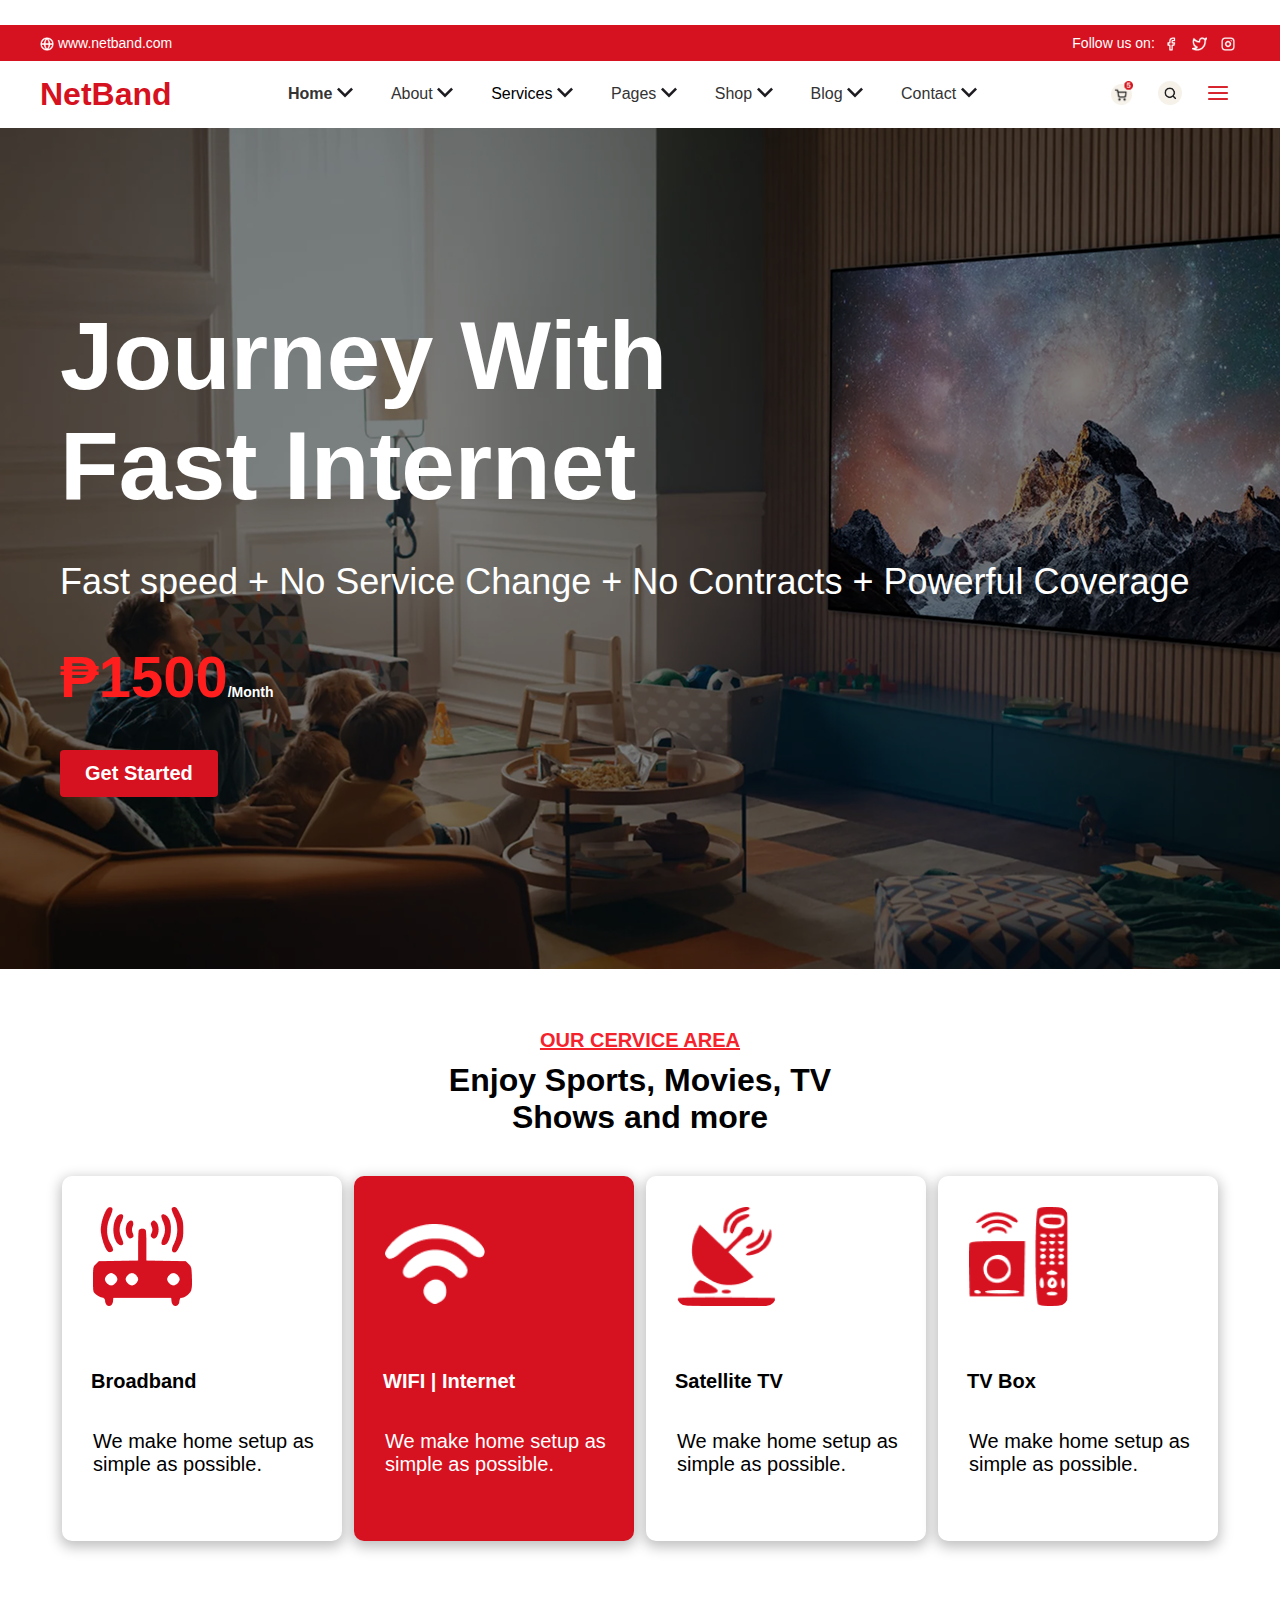
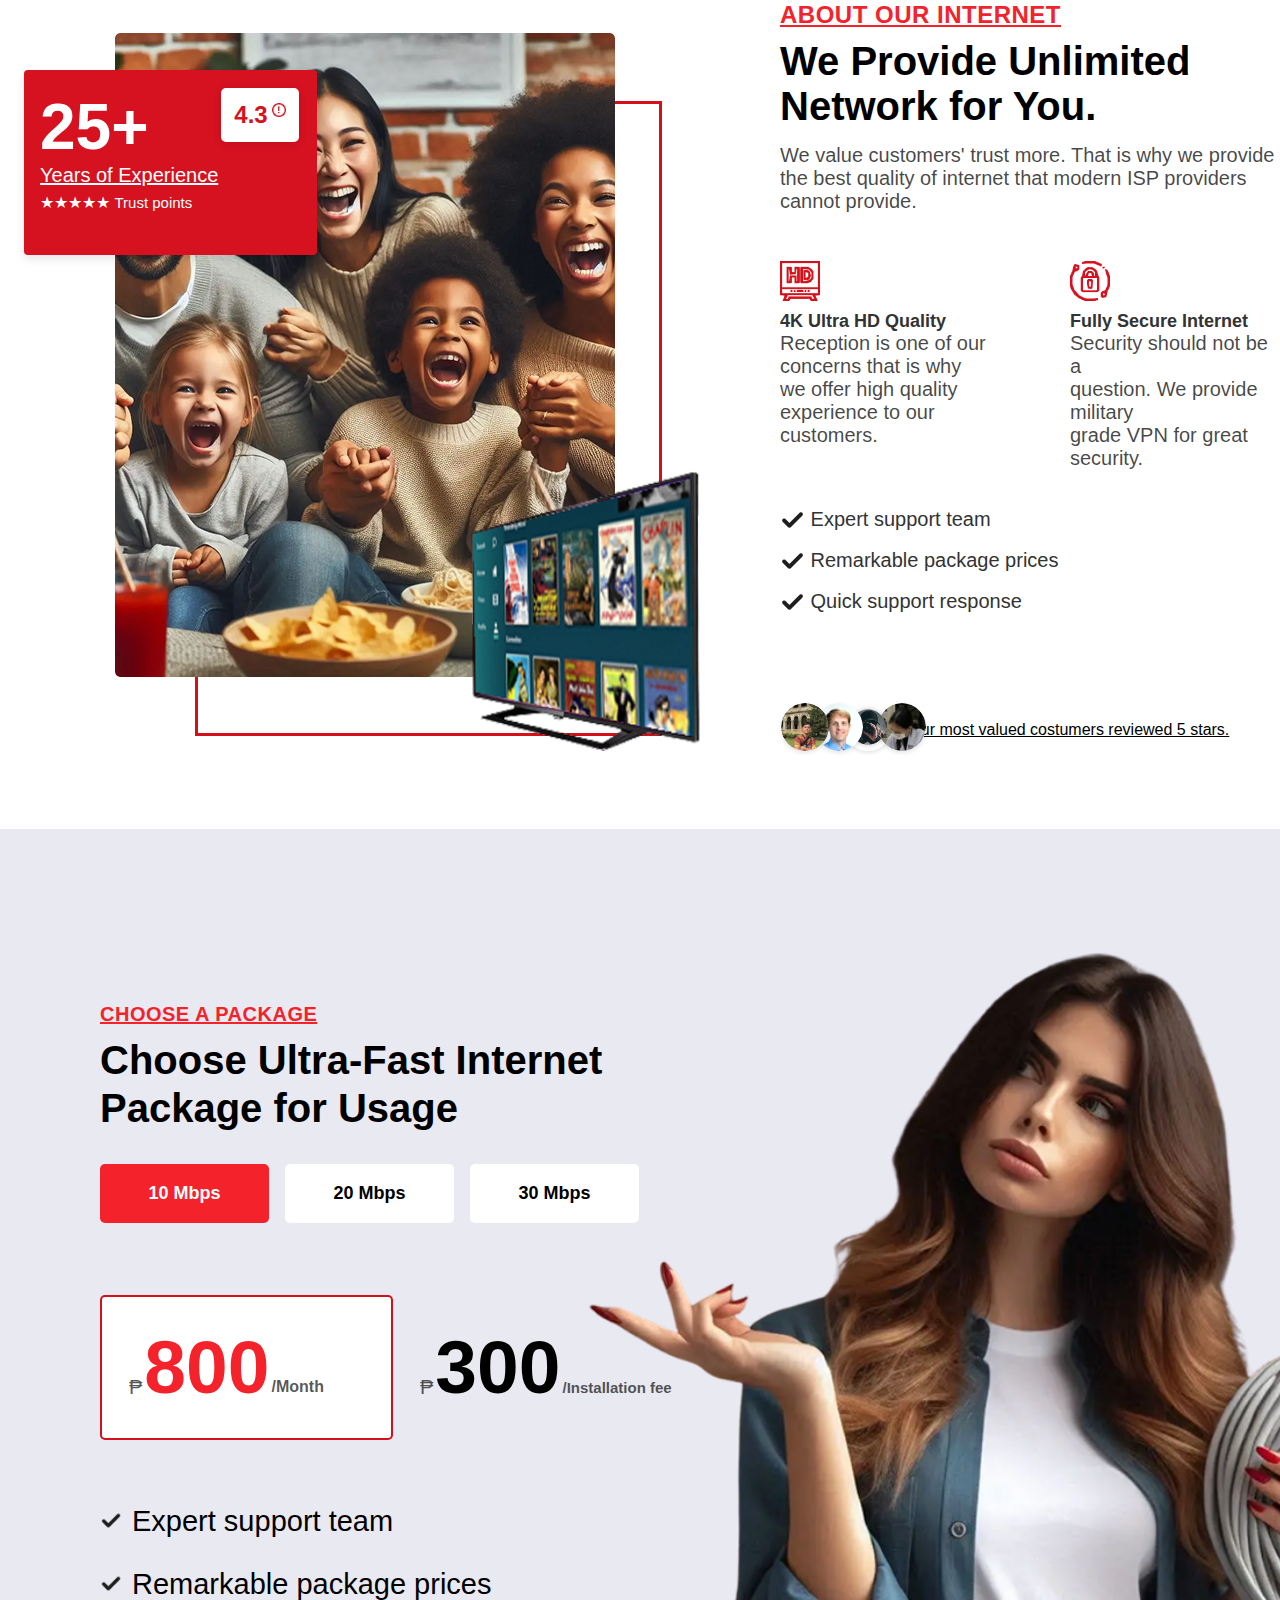
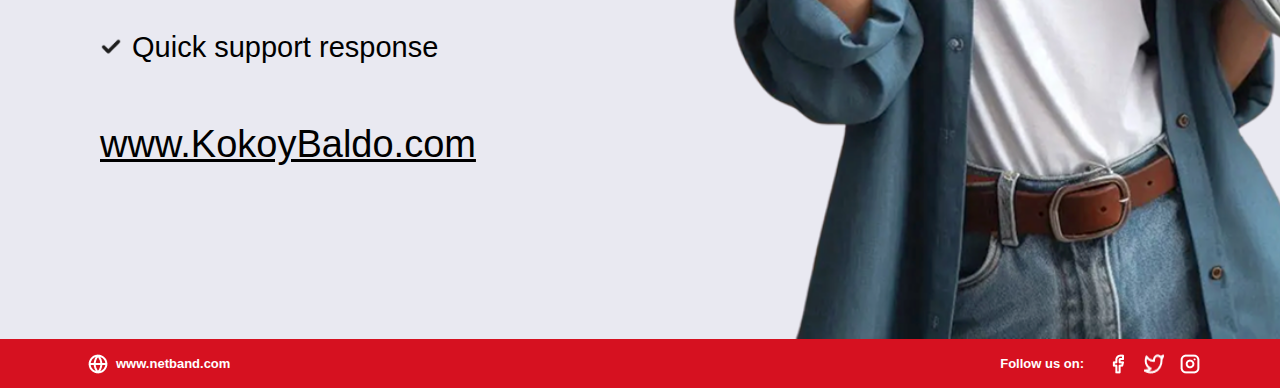
<file: index.html>
<!DOCTYPE html>
<html lang="en">
<head>
  <meta charset="UTF-8" />
  <meta name="viewport" content="width=device-width, initial-scale=1.0"/>
  <title>Home</title>
  <link rel="stylesheet" href="./css/style.css" />
</head>
<body>

  <!-- Header Top -->
  <div class="header-top">
    <span style="float: left;">
      <img src="./images/globe.png" alt="globe" style="height: 14px; vertical-align: middle;" />
      www.netband.com
    </span>
    Follow us on:
    <img src="./images/Facebook.png" alt="Facebook" style="height: 14px; vertical-align: middle; margin: 0 5px;" />
    <img src="./images/twitter.png" alt="Twitter" style="height: 14px; vertical-align: middle; margin: 0 5px;" />
    <img src="./images/Instagram.png" alt="Instagram" style="height: 14px; vertical-align: middle; margin: 0 5px;" />
  </div>

  <!-- Navbar -->
  <div class="navbar">
    <h1>NetBand</h1>
    <div class="nav-links">
      <ul>
        <li><strong>Home <img src="images/arrow.png" alt=""></strong> </li>
        <li>About <img src="images/arrow.png" alt=""></li>
        <li> <a href="kokoybaldo.html">Services <img src="images/arrow.png" alt=""></a></li>
        <li>Pages <img src="images/arrow.png" alt=""></li>
        <li>Shop <img src="images/arrow.png" alt=""></li>
        <li>Blog <img src="images/arrow.png" alt=""></li>
        <li>Contact <img src="images/arrow.png" alt=""></li>
      </ul>
    </div>
    <div class="icons">
      <img src="./images/cart.png" alt="cart" style="height: 24px; margin: 0 10px;" />
      <img src="./images/search.png" alt="search" style="height: 24px; margin: 0 10px;" />
      <img src="./images/Menu.png" alt="menu" style="height: 24px; margin: 0 10px;" />
    </div>
  </div>

  <!-- Hero Section -->
  <div class="hero">
    <div class="hero-before"></div>
    <div class="hero-content">
      <img src="./images/fam.png" alt="" style="display: none;" />
      <h2>Journey With<br>Fast Internet</h2>
      <p>Fast speed + No Service Change + No Contracts + Powerful Coverage</p>
      <p class="price">₱1500<span style="font-size: 14px; color: white;">/Month</span></p>
      <button>Get Started</button>
    </div>
  </div>

  <!-- Service Section -->
  <div class="service-area">
    <h4><u>OUR CERVICE AREA</u></h4>
    <h2>Enjoy Sports, Movies, TV <br> Shows and more</h2>
    <div class="cards">
      <div class="card">
        <img class="pic"src="./images/broadband.png"alt="">
        <h3>Broadband</h3>
        <p>We make home setup as <br> simple as possible.</p>
      </div>
      <div class="card active">
        <img class="pic" src="./images/wifi.png" alt="">
        <h3>WIFI | Internet</h3>
        <p>We make home setup as <br> simple as possible.</p>
      </div>
      <div class="card">
        <img class="pic" src="./images/satellite.png" alt="">
        <h3>Satellite TV</h3>
        <p>We make home setup as <br> simple as possible.</p>
      </div>
      <div class="card">
        <img class="pic" src="./images/tvbox.png" alt="">
        <h3>TV Box</h3>
        <p>We make home setup as <br> simple as possible.</p>
      </div>
    </div>
  </div>


<!-- 3rd paaaaaaaaaart -->
 <section class="about-our-internet">
      <div class="container">
        <!-- Left: Image, Badge, and TV inside one red border -->
        <div class="border">
          <div class="image-box">
            <img src="./images/kids.png" alt="Family enjoying TV" class="family-img">
            <div class="experience-badge">
              <h2>25+</h2>
              <p>Years of Experience</p>
              <div class="stars">★★★★★ <small>Trust points</small> </div>
              <!-- <small>Trust points</small> -->
              <div class="rating-bubble">4.3 <img src="images/i-con.png" alt="icon" class="i-con"></div>
            </div>
          </div>
          <img src="./images/tv.png" class="tv-bottom" />
        </div>
    
        <!-- Right: Content -->
        <div class="content">
          <h4 class="subtitle">ABOUT OUR INTERNET</h4>
          <h2>We Provide Unlimited Network for You.</h2>
          <p class="description">We value customers' trust more. That is why we provide the best quality of internet that modern ISP providers cannot provide.</p>
    
          <div class="features">
            <div class="feature">
              <img src="./images/hd.png" alt="HD Icon" class="icon">
              <div>
                <h3>4K Ultra HD Quality</h3>
                <p>Reception is one of our concerns that is why we offer high quality experience to our customers.</p>
              </div>
            </div>
            <div class="feature">
              <img src="images/lock.png" alt="Lock Icon" class="icon">
              <div>
                <h3>Fully Secure Internet</h3>
                <p>Security should not be a <br> question. We provide military <br> grade VPN for great security.</p>
              </div>
            </div>
          </div>
    
          <ul class="checklist">
            <li><img src="./images/Check.png" alt="Check" class="check-icon"> Expert support team</li>
            <li><img src="./images/Check.png" alt="Check" class="check-icon"> Remarkable package prices</li>
            <li><img src="./images/Check.png" alt="Check" class="check-icon"> Quick support response</li>
          </ul>
    
          <div class="reviews">
            <div class="avatar-group">
              <img src="images/avatar1.png" class="avatar4">
              <img src="images/avatar2.png" class="avatar3">
              <img src="images/avatar3.png" class="avatar2">
              <img src="images/avatar4.png" class="avatar1">
            </div>
          </div>
          <div class="review-text">
            <u>4 of our most valued costumers reviewed 5 stars.</u>
          </div>
        </div>
      </div>
    </section>    

<!-- 4th paaart -->
<section class="choose-package">
        <div class="choose-package-left">
          <h4 class="subtitle">CHOOSE A PACKAGE</h4>
          <h2 class="package-title">Choose Ultra-Fast Internet Package for Usage</h2>

          <div class="package-cards-row">
            <div class="package-card active">10 Mbps</div>
            <div class="package-card">20 Mbps</div>
            <div class="package-card">30 Mbps</div>
          </div>

          <div class="pricing-row">
            <div class="pricing-box">
              <span class="peso">₱</span><span class="big-price red">800</span><span class="per">/Month</span>
            </div>
            <div class="install-fee">
              <span class="peso">₱</span><span class="big-price">300</span><span class="per">/Installation fee</span>
            </div>
          </div>

          <ul class="package-features-list">
            <li><img src="./images/Check.png" class="checkmark" alt="check"> Expert support team</li>
            <li><img src="images/Check.png" class="checkmark" alt="check"> Remarkable package prices</li>
            <li><img src="images/Check.png" class="checkmark" alt="check"> Quick support response</li>
          </ul>

          <a href="kokoybaldo.html" class="package-footer-link">www.KokoyBaldo.com</a>
        </div>
        <div class="choose-package-right">
          <img src="images/girl.png" alt="Woman" class="woman-img">
        </div>
      </section>

<!-- Footer continuation from Figma -->
<div class="footer-bar">
  <div class="footer-left">
    <img src="images/globe.png" alt="" class="icon">
    www.netband.com
  </div>
  <div class="footer-right">
    <span>Follow us on:</span>
    <span class="social-icons">
      <img src="images/Facebook.png" alt="" class="icon">
      <img src="images/twitter.png" alt="" class="icon">
      <img src="images/Instagram.png" alt="" class="icon">
    </span>
    
  </div>
</div>

</body>
</html>
</file>
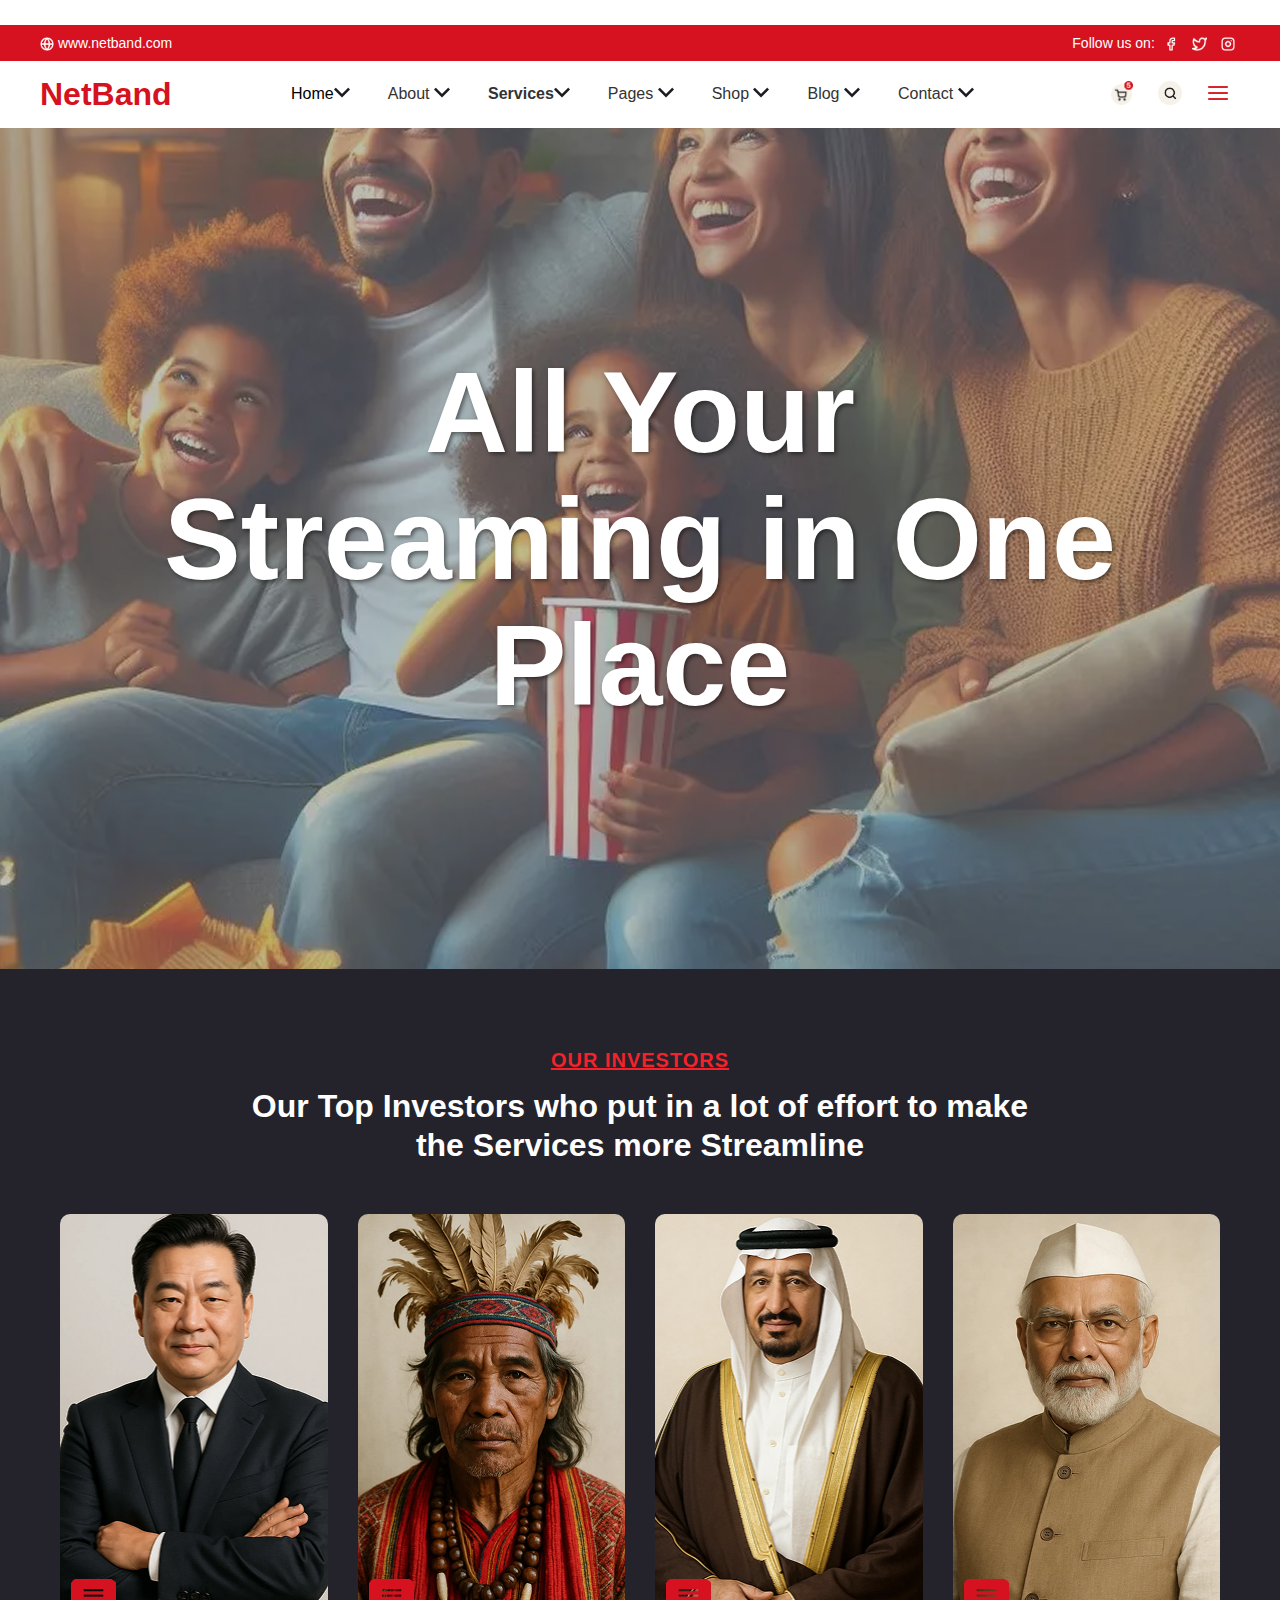
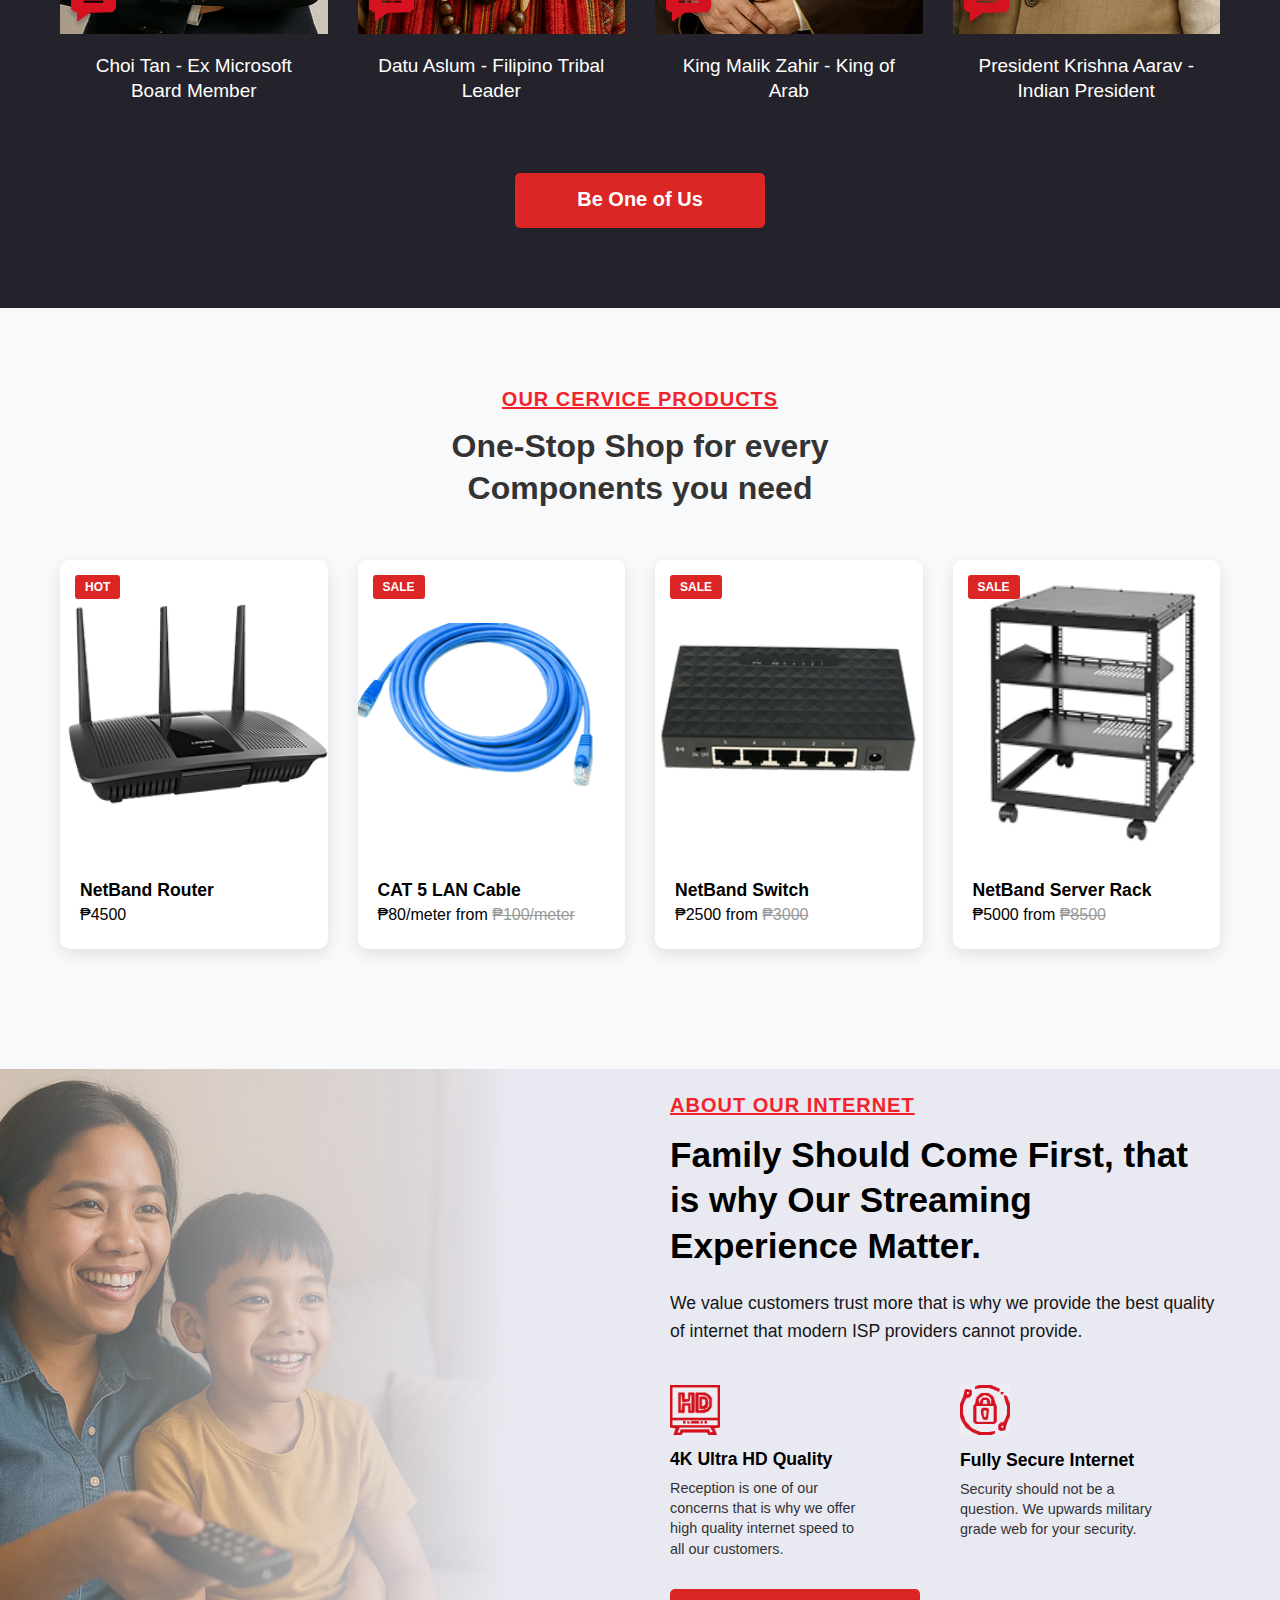
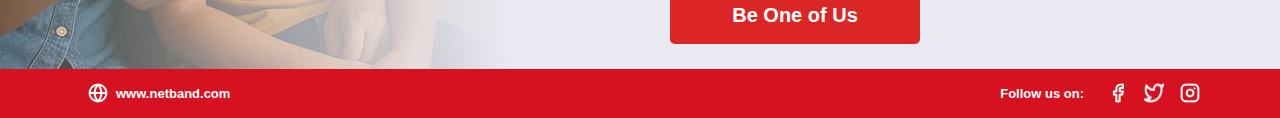
<file: kokoybaldo.html>
<!DOCTYPE html>
<html lang="en">
<head>
    <meta charset="UTF-8">
    <meta name="viewport" content="width=device-width, initial-scale=1.0">
    <title>kokoybaldo</title>

    <link rel="stylesheet" href="./css/kokoybaldo.css" />

</head>
<body>
    <!-- Header Top -->
  <div class="header-top">
    <span style="float: left;">
      <img src="./images/globe.png" alt="globe" style="height: 14px; vertical-align: middle;" />
      www.netband.com
    </span>
    Follow us on:
    <img src="./images/Facebook.png" alt="Facebook" style="height: 14px; vertical-align: middle; margin: 0 5px;" />
    <img src="./images/twitter.png" alt="Twitter" style="height: 14px; vertical-align: middle; margin: 0 5px;" />
    <img src="./images/Instagram.png" alt="Instagram" style="height: 14px; vertical-align: middle; margin: 0 5px;" />
  </div>

   <!-- Navbar -->
  <div class="navbar">
    <h1>NetBand</h1>
    <div class="nav-links">
      <ul>
         <li> <a href="index.html">Home<img src="images/arrow.png" alt=""></a></li>
        <li>About <img src="images/arrow.png" alt=""></li>
        <li><strong>Services<img src="images/arrow.png" alt=""></strong> </li>
        <li>Pages <img src="images/arrow.png" alt=""></li>
        <li>Shop <img src="images/arrow.png" alt=""></li>
        <li>Blog <img src="images/arrow.png" alt=""></li>
        <li>Contact <img src="images/arrow.png" alt=""></li>
      </ul>
    </div>
    <div class="icons">
      <img src="./images/cart.png" alt="cart" style="height: 24px; margin: 0 10px;" />
      <img src="./images/search.png" alt="search" style="height: 24px; margin: 0 10px;" />
      <img src="./images/Menu.png" alt="menu" style="height: 24px; margin: 0 10px;" />
    </div>
  </div>

    <!-- Hero Section -->
    <section class="hero">
      <div class="hero-content">
        <h1>All Your<br />Streaming in One<br />Place</h1>
      </div>
    </section>

    <!-- Investors Section-->
       <section class="investors">
      <div class="container">
        <div class="investors-header">
          <div class="investors-label">OUR INVESTORS</div>
          <h2 class="investors-title">
            Our Top Investors who put in a lot of effort to make the Services
            more Streamline
          </h2>
        </div>

        <div class="investors-grid">
          <div class="investor-card">
            <div
              class="investor-image"
              style="background-image: url(./images/tan.png)"
            >
              <div class="investor-badge">
                <img src="./images/Vector.png" />
              </div>
            </div>
            <div class="investor-info">
              <div class="investor-title">
                Choi Tan - Ex Microsoft Board Member
              </div>
            </div>
          </div>

          <div class="investor-card">
            <div
              class="investor-image"
              style="background-image: url(./images/datu.png)"
            >
              <div class="investor-badge">
                <img src="./images/Vector.png" />
              </div>
            </div>
            <div class="investor-info">
              <div class="investor-title">
                Datu Aslum - Filipino Tribal Leader
              </div>
            </div>
          </div>

          <div class="investor-card">
            <div
              class="investor-image"
              style="background-image: url(images/king.png)"
            >
              <div class="investor-badge">
                <img src="./images/Vector.png" />
              </div>
            </div>
            <div class="investor-info">
              <div class="investor-title">King Malik Zahir - King of Arab</div>
            </div>
          </div>

          <div class="investor-card">
            <div
              class="investor-image"
              style="background-image: url(./images/president.png)"
            >
              <div class="investor-badge">
                <img src="./images/Vector.png" />
              </div>
            </div>
            <div class="investor-info">
              <div class="investor-title">
                President Krishna Aarav - Indian President
              </div>
            </div>
          </div>
        </div>

        <a href="#" class="cta-button-secondary">Be One of Us</a>
      </div>
    </section>

    
    <!-- Products Section -->
    <section class="products">
      <div class="container">
        <div class="products-header">
          <div class="products-label">OUR CERVICE PRODUCTS</div>
          <h2 class="products-title">
            One-Stop Shop for every<br />Components you need
          </h2>
        </div>

        <div class="products-grid">
          <div class="product-card">
            <div class="product-badge hot">HOT</div>
            <div
              class="product-image"
              style="background-image: url('./images/router.png')"
            ></div>
            <div class="product-info">
              <div class="product-name">NetBand Router</div>
              <div class="product-price">₱4500</div>
            </div>
          </div>

          <div class="product-card">
            <div class="product-badge sale">SALE</div>
            <div
              class="product-image"
              style="background-image: url('./images/cable.png')"
            ></div>
            <div class="product-info">
              <div class="product-name">CAT 5 LAN Cable</div>
              <div class="product-price">
                ₱80/meter from
                <span style="text-decoration: line-through; color: #999"
                  >₱100/meter</span
                >
              </div>
            </div>
          </div>

          <div class="product-card">
            <div class="product-badge sale">SALE</div>
            <div
              class="product-image"
              style="background-image: url('./images/switch.png')"
            ></div>
            <div class="product-info">
              <div class="product-name">NetBand Switch</div>
              <div class="product-price">
                ₱2500 from
                <span style="text-decoration: line-through; color: #999"
                  >₱3000</span
                >
              </div>
            </div>
          </div>

          <div class="product-card">
            <div class="product-badge sale">SALE</div>
            <div
              class="product-image"
              style="background-image: url('./images/rack.png')"
            ></div>
            <div class="product-info">
              <div class="product-name">NetBand Server Rack</div>
              <div class="product-price">
                ₱5000 from
                <span style="text-decoration: line-through; color: #999"
                  >₱8500</span
                >
              </div>
            </div>
          </div>
        </div>
      </div>
    </section>

        <!-- About Section -->
    <section class="about">
      <div class="container">
        <div class="about-image"></div>
        <div class="about-content">
          <div class="about-label">ABOUT OUR INTERNET</div>
          <h2 class="about-title">
            Family Should Come First, that is why Our Streaming Experience
            Matter.
          </h2>
          <p class="about-description">
            We value customers trust more that is why we provide the best
            quality of internet that modern ISP providers cannot provide.
          </p>

          <div class="about-features">
            <div class="about-feature">
              <div
                class="about-feature-icon"
                style="
                  background-image: url(./images/hd.png);
                  background-size: contain;
                "
              ></div>

              <div
                class="about-feature-content"
                style="transform: translate(-65px, 10px)"
              >
                <br /><br /><br />
                <h4>4K Ultra HD Quality</h4>
                <p>
                  Reception is one of our concerns that is why we offer high
                  quality internet speed to all our customers.
                </p>
              </div>
            </div>
            <div class="about-feature">
              <div
                class="about-feature-icon"
                style="
                  background-image: url(./images/lock.png);
                  background-size: contain;
                "
              ></div>
              <div
                class="about-feature-content"
                style="transform: translate(-65px, 65px)"
              >
                <h4>Fully Secure Internet</h4>
                <p>
                  Security should not be a question. We upwards military grade
                  web for your security.
                </p>
              </div>
            </div>
          </div>

          <a href="#" class="cta-button-secondary">Be One of Us</a>
        </div>
      </div>
    </section>
    
    <!-- Footer  -->
<div class="footer-bar">
  <div class="footer-left">
    <img src="images/globe.png" alt="" class="icon">
    www.netband.com
  </div>
  <div class="footer-right">
    <span>Follow us on:</span>
    <span class="social-icons">
      <img src="images/Facebook.png" alt="" class="icon">
      <img src="images/twitter.png" alt="" class="icon">
      <img src="images/Instagram.png" alt="" class="icon">
    </span>
    
  </div>
</div>
</body>
</html>
</file>
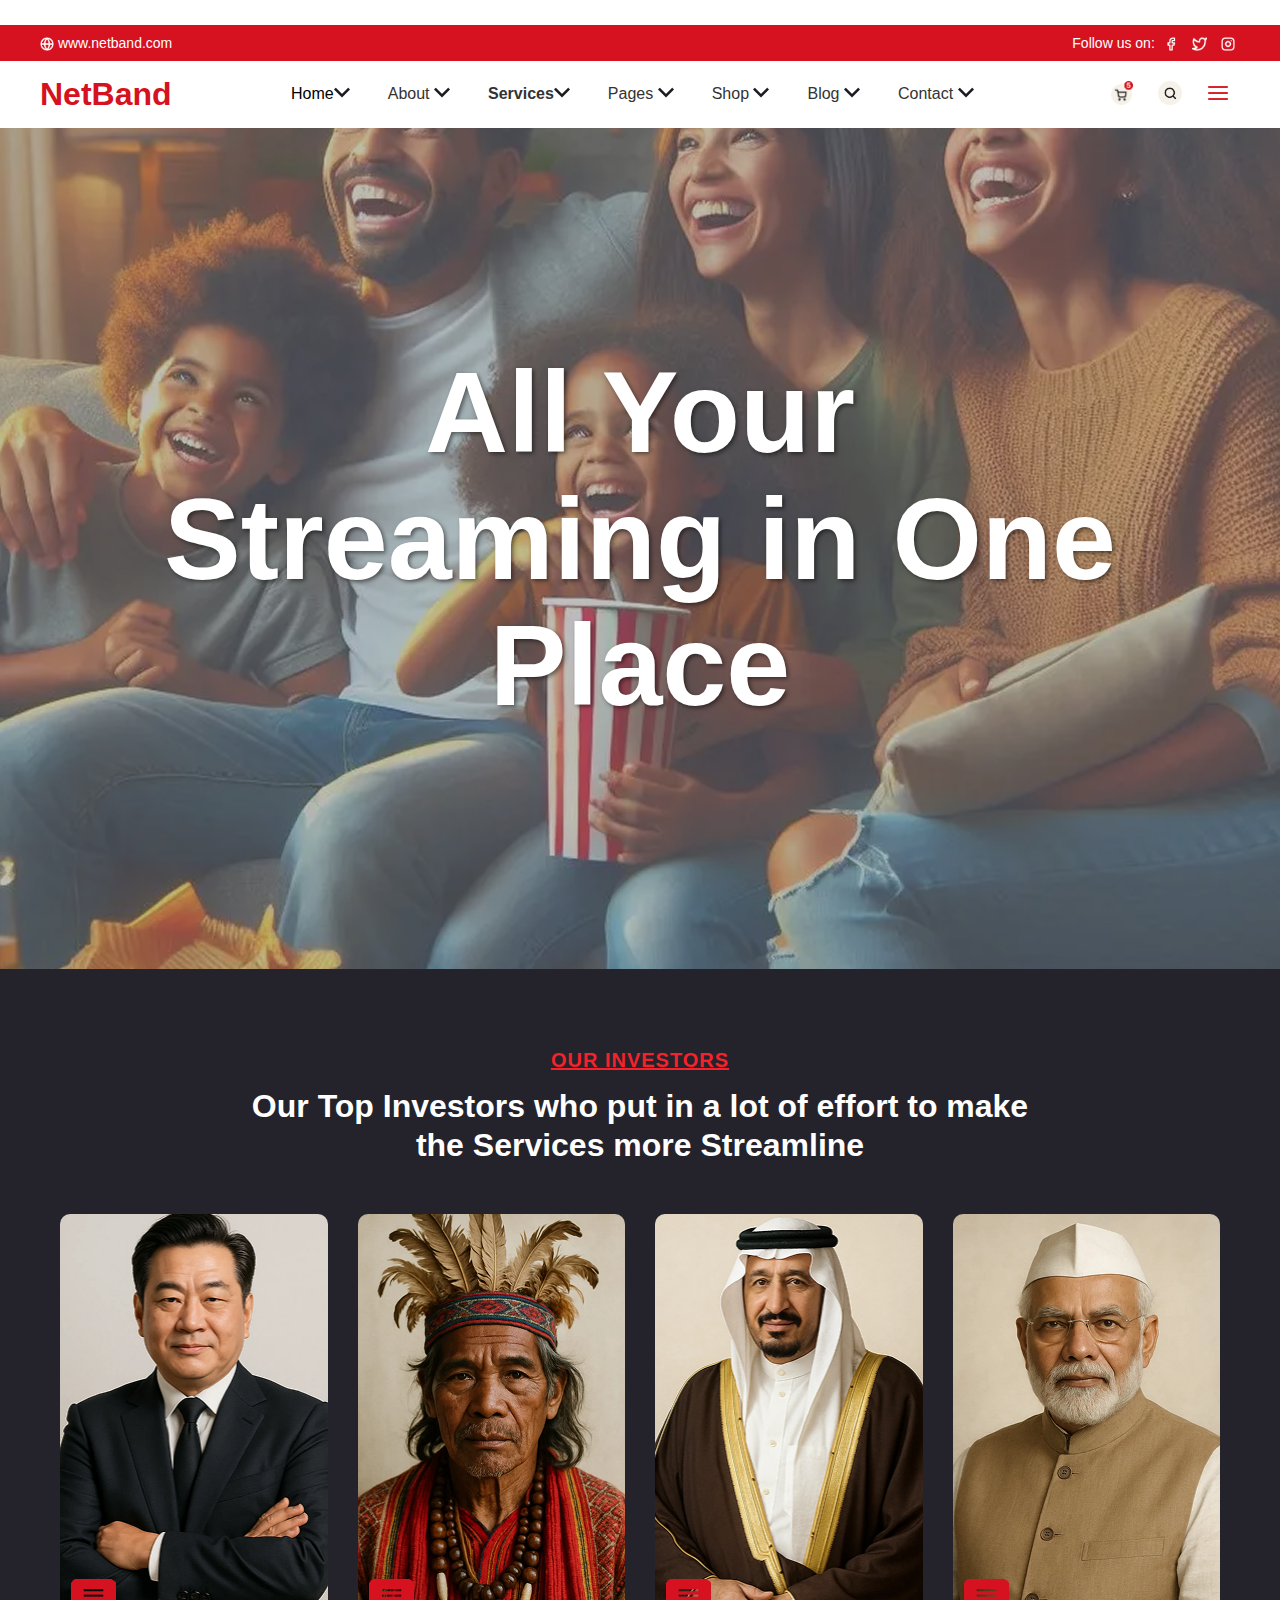
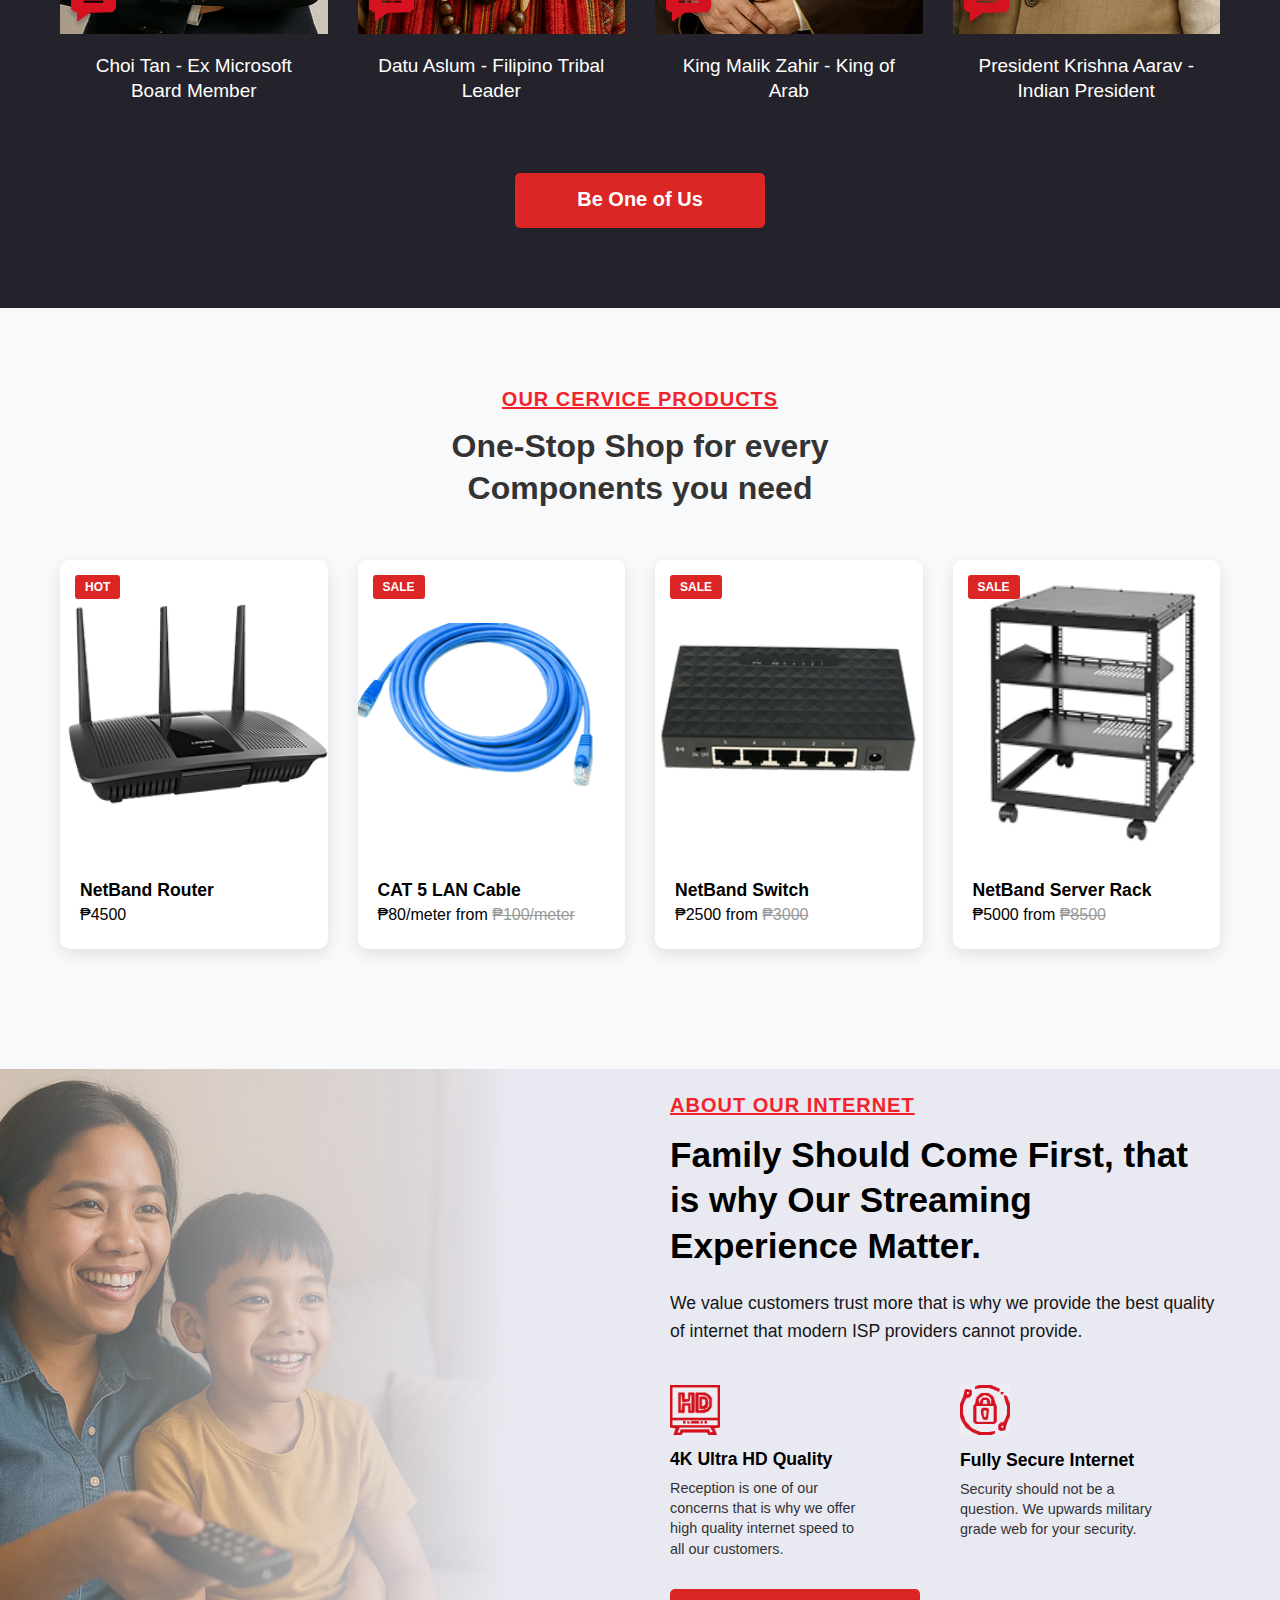
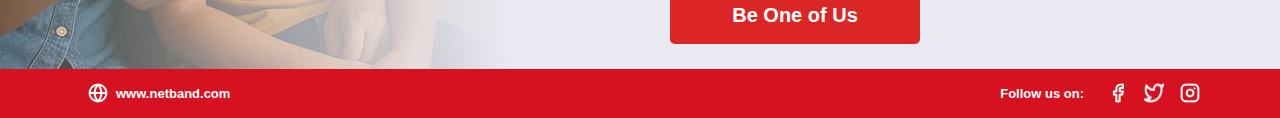
<file: services.html>
<!DOCTYPE html>
<html lang="en">
<head>
    <meta charset="UTF-8">
    <meta name="viewport" content="width=device-width, initial-scale=1.0">
    <title>Services</title>

    <link rel="stylesheet" href="./css/services.css" />

</head>
<body>
    <!-- Header Top -->
  <div class="header-top">
    <span style="float: left;">
      <img src="./images/globe.png" alt="globe" style="height: 14px; vertical-align: middle;" />
      www.netband.com
    </span>
    Follow us on:
    <img src="./images/Facebook.png" alt="Facebook" style="height: 14px; vertical-align: middle; margin: 0 5px;" />
    <img src="./images/twitter.png" alt="Twitter" style="height: 14px; vertical-align: middle; margin: 0 5px;" />
    <img src="./images/Instagram.png" alt="Instagram" style="height: 14px; vertical-align: middle; margin: 0 5px;" />
  </div>

   <!-- Navbar -->
  <div class="navbar">
    <h1>NetBand</h1>
    <div class="nav-links">
      <ul>
         <li> <a href="index.html">Home<img src="images/arrow.png" alt=""></a></li>
        <li>About <img src="images/arrow.png" alt=""></li>
        <li><strong>Services<img src="images/arrow.png" alt=""></strong> </li>
        <li>Pages <img src="images/arrow.png" alt=""></li>
        <li>Shop <img src="images/arrow.png" alt=""></li>
        <li>Blog <img src="images/arrow.png" alt=""></li>
        <li>Contact <img src="images/arrow.png" alt=""></li>
      </ul>
    </div>
    <div class="icons">
      <img src="./images/cart.png" alt="cart" style="height: 24px; margin: 0 10px;" />
      <img src="./images/search.png" alt="search" style="height: 24px; margin: 0 10px;" />
      <img src="./images/Menu.png" alt="menu" style="height: 24px; margin: 0 10px;" />
    </div>
  </div>

    <!-- Hero Section -->
    <section class="hero">
      <div class="hero-content">
        <h1>All Your<br />Streaming in One<br />Place</h1>
      </div>
    </section>

    <!-- Investors Section-->
       <section class="investors">
      <div class="container">
        <div class="investors-header">
          <div class="investors-label">OUR INVESTORS</div>
          <h2 class="investors-title">
            Our Top Investors who put in a lot of effort to make the Services
            more Streamline
          </h2>
        </div>

        <div class="investors-grid">
          <div class="investor-card">
            <div
              class="investor-image"
              style="background-image: url(./images/tan.png)"
            >
              <div class="investor-badge">
                <img src="./images/Vector.png" />
              </div>
            </div>
            <div class="investor-info">
              <div class="investor-title">
                Choi Tan - Ex Microsoft Board Member
              </div>
            </div>
          </div>

          <div class="investor-card">
            <div
              class="investor-image"
              style="background-image: url(./images/datu.png)"
            >
              <div class="investor-badge">
                <img src="./images/Vector.png" />
              </div>
            </div>
            <div class="investor-info">
              <div class="investor-title">
                Datu Aslum - Filipino Tribal Leader
              </div>
            </div>
          </div>

          <div class="investor-card">
            <div
              class="investor-image"
              style="background-image: url(images/king.png)"
            >
              <div class="investor-badge">
                <img src="./images/Vector.png" />
              </div>
            </div>
            <div class="investor-info">
              <div class="investor-title">King Malik Zahir - King of Arab</div>
            </div>
          </div>

          <div class="investor-card">
            <div
              class="investor-image"
              style="background-image: url(./images/president.png)"
            >
              <div class="investor-badge">
                <img src="./images/Vector.png" />
              </div>
            </div>
            <div class="investor-info">
              <div class="investor-title">
                President Krishna Aarav - Indian President
              </div>
            </div>
          </div>
        </div>

        <a href="#" class="cta-button-secondary">Be One of Us</a>
      </div>
    </section>

    
    <!-- Products Section -->
    <section class="products">
      <div class="container">
        <div class="products-header">
          <div class="products-label">OUR CERVICE PRODUCTS</div>
          <h2 class="products-title">
            One-Stop Shop for every<br />Components you need
          </h2>
        </div>

        <div class="products-grid">
          <div class="product-card">
            <div class="product-badge hot">HOT</div>
            <div
              class="product-image"
              style="background-image: url('./images/router.png')"
            ></div>
            <div class="product-info">
              <div class="product-name">NetBand Router</div>
              <div class="product-price">₱4500</div>
            </div>
          </div>

          <div class="product-card">
            <div class="product-badge sale">SALE</div>
            <div
              class="product-image"
              style="background-image: url('./images/cable.png')"
            ></div>
            <div class="product-info">
              <div class="product-name">CAT 5 LAN Cable</div>
              <div class="product-price">
                ₱80/meter from
                <span style="text-decoration: line-through; color: #999"
                  >₱100/meter</span
                >
              </div>
            </div>
          </div>

          <div class="product-card">
            <div class="product-badge sale">SALE</div>
            <div
              class="product-image"
              style="background-image: url('./images/switch.png')"
            ></div>
            <div class="product-info">
              <div class="product-name">NetBand Switch</div>
              <div class="product-price">
                ₱2500 from
                <span style="text-decoration: line-through; color: #999"
                  >₱3000</span
                >
              </div>
            </div>
          </div>

          <div class="product-card">
            <div class="product-badge sale">SALE</div>
            <div
              class="product-image"
              style="background-image: url('./images/rack.png')"
            ></div>
            <div class="product-info">
              <div class="product-name">NetBand Server Rack</div>
              <div class="product-price">
                ₱5000 from
                <span style="text-decoration: line-through; color: #999"
                  >₱8500</span
                >
              </div>
            </div>
          </div>
        </div>
      </div>
    </section>

        <!-- About Section -->
    <section class="about">
      <div class="container">
        <div class="about-image"></div>
        <div class="about-content">
          <div class="about-label">ABOUT OUR INTERNET</div>
          <h2 class="about-title">
            Family Should Come First, that is why Our Streaming Experience
            Matter.
          </h2>
          <p class="about-description">
            We value customers trust more that is why we provide the best
            quality of internet that modern ISP providers cannot provide.
          </p>

          <div class="about-features">
            <div class="about-feature">
              <div
                class="about-feature-icon"
                style="
                  background-image: url(./images/hd.png);
                  background-size: contain;
                "
              ></div>

              <div
                class="about-feature-content"
                style="transform: translate(-65px, 10px)"
              >
                <br /><br /><br />
                <h4>4K Ultra HD Quality</h4>
                <p>
                  Reception is one of our concerns that is why we offer high
                  quality internet speed to all our customers.
                </p>
              </div>
            </div>
            <div class="about-feature">
              <div
                class="about-feature-icon"
                style="
                  background-image: url(./images/lock.png);
                  background-size: contain;
                "
              ></div>
              <div
                class="about-feature-content"
                style="transform: translate(-65px, 65px)"
              >
                <h4>Fully Secure Internet</h4>
                <p>
                  Security should not be a question. We upwards military grade
                  web for your security.
                </p>
              </div>
            </div>
          </div>

          <a href="#" class="cta-button-secondary">Be One of Us</a>
        </div>
      </div>
    </section>
    
    <!-- Footer  -->
<div class="footer-bar">
  <div class="footer-left">
    <img src="images/globe.png" alt="" class="icon">
    www.netband.com
  </div>
  <div class="footer-right">
    <span>Follow us on:</span>
    <span class="social-icons">
      <img src="images/Facebook.png" alt="" class="icon">
      <img src="images/twitter.png" alt="" class="icon">
      <img src="images/Instagram.png" alt="" class="icon">
    </span>
    
  </div>
</div>
</body>
</html>
</file>
<file: css/style.css>
* {
  margin: 0;
  padding: 0;
  box-sizing: border-box;
}

body {
  background-color: #fff;
  color: #333;
  font-family: 'Roboto', sans-serif;
}

/* Header Top */
.header-top {
  margin-top: 25px;
  background-color: #d61120;
  color: white;
  padding: 10px 40px;
  font-size: 14px;
  text-align: right;
  position: relative;
}

/* Navbar */
.navbar {
  background-color: white;
  padding: 15px 40px;
  display: flex;
  justify-content: space-between;
  align-items: center;
  box-shadow: 0 2px 5px rgba(0, 0, 0, 0.1);
}

.navbar h1 {
  color: #d61120;
  font-size: 32px;
}

.nav-links ul {
  list-style: none;
  display: flex;
  gap: 30px;
}

.nav-links li {
  font-size: 16px;
  font-weight: 500;
  cursor: pointer;
  vertical-align: middle;
  position: relative;
  bottom: 10px;
}

.nav-links img {
  position: relative;
  top: 10px;
  margin-left: -8px;
}

.nav-links a{
text-decoration: none;
color: #000;
}

/* Hero Section */
.hero {
  display: flex;
  align-items: center;
  justify-content: space-between;
  background: url(../images/fam.png) no-repeat center center/cover;
  height: 841px;
  color: white;
  padding: 0 60px;
  position: relative;
}

.hero-before {
  position: absolute;
  top: 0;
  left: 0;
  height: 100%;
  width: 100%;
  background: rgba(0, 0, 0, 0.5);
  z-index: 1;
}

.hero-content {
  position: relative;
  max-width: 500px;
  z-index: 2;
}

.hero-content h2 {
  font-size: 96px;
  font-weight: 600;
  white-space: nowrap;
  margin-bottom: 40px;
}

.hero-content p {
  margin: 15px 0;
  font-size: 36px;
  font-weight: 300;
  white-space: nowrap;
  margin-bottom: 40px;
}

.hero-content .price {
  font-size: 58px;
  color: #ff1e1e;
  font-weight: bold;
  margin-bottom: 30px;
}

.hero-content button {
  margin-top: 10px;
  padding: 12px 25px;
  background-color: #d61120;
  border: none;
  color: white;
  font-size: 20px;
  font-weight: 900;
  border-radius: 4px;
  cursor: pointer;
}

/* Service Area */
.service-area {
  text-align: center;
  padding: 60px 20px;
}

.service-area h4 {
  color: #F4222B;
  margin-bottom: 10px;
  font-size: 20px;
  font-weight: 900;
}

.service-area h2 {
  color: black;
  margin-bottom: 40px;
  font-weight: 700;
  font-size: 32px;
}

.cards {
display: flex;
justify-content: center;
gap: 12px; /* Match Figma spacing */
flex-wrap: wrap;
}

.card {
background: #fff;
padding: 31px 31px 24px 31px; /* Approximate Figma padding */
border-radius: 10px;
text-align: left;
width: 280px;
height: 365px;
box-shadow: 0px 4px 13px 2px rgba(0,0,0,0.25);
display: flex;
flex-direction: column;
align-items: flex-start;
justify-content: flex-start;
}

.card img.pic {
width: 99px;
height: 99px;
margin-bottom: 24px;
border-radius: 10px;
}

.card h3 {
white-space: nowrap;
position: relative;
display: inline;
vertical-align: left;
font-family: 'Inter', sans-serif;
font-weight: 800;
font-size: 20px;
color: #000;
padding-left: 43px;
top: 30px;
right: 45px;
width: 100px;
height: 50px;
margin: 10px 0;

}

.card p {
font-family: 'Inter', sans-serif;
font-weight: 400;
font-size: 20px;
margin: 0;
color: #000;
text-align: left;
position: relative;
top: 30px;
width: 500px; 
height: 80px;
text-align: justify;
}

.card.active {
background-color: #d61120;
}

.card.active p {
color: white;
top: 49px;
}

.card.active h3{
color: white;
top: 49px;
}

.card.active > .pic{
position: relative;
top: 17px;
width: 100px;
height: 80px;
}

.pic{
display: block;
margin-left: 0;
}


/* 3rd part */
 .about-our-internet .container {
    display: flex;
    gap: 340px; /* Increased gap for more space between image and content */
    align-items: flex-start;
  }


  .image-box {
    position: relative;
    flex: 1;
  }
  
  /* FAM.PNG */
  .image-box img {
    position: relative;
    border-radius: 5px;
    background-repeat: no-repeat;
    width: 500px;
    height: auto;
    margin-left: 91px;
  }
  
  .tv-bottom{
    position: relative;
    top: -24.7em; right: -27.9em;
    width: 230.78px;
    height: 280px;
  }
  .border {
    height: 500px;
    width: 400px;
    position: relative;
    display: inline-block;
    padding: 32px 24px;
    background: #fff;
  }
  
  .border::before {
    content: "";
    position: absolute;
    top: 100px;   /* Adjust this to move the border vertically */
    left: 195px;  /* Adjust this to move the border horizontally */
    width: 461px;
    height: 629px;
    border: 3px solid #D4111A;
    /* box-shadow: 0 4px 24px rgba(212, 17, 26, 0.10); */
    border-radius: 0; /* match your needs */
  }
  
  .experience-badge {
    position: relative;
    bottom: 38.2em;
    background: #d61120;
    color: white;
    padding: 20px 16px;
    border-radius: 4px;
    width: 293px;
    height: 185px;
    font-family: 'Montserrat', sans-serif;
    text-align: left;
    box-shadow: 0 4px 10px rgba(0,0,0,0.1);
    box-sizing: border-box;
  }
  
  .experience-badge h2 {
    font-size: 64px;
    font-weight: 700;
    margin: 0;
  }
  
  .experience-badge small {
    font-size: 15px;
    color: #fff;
    /* font-weight: 400; */
  }

  .experience-badge p{
    text-decoration: underline;
    font-size: 20px;
  }
  
  .experience-badge .stars {
    font-size: 16px;
    margin: 6px 0;
  }
  
  .experience-badge .rating-bubble {
    position: absolute;
    top: 18px;
    right: 18px;
    width: 78px;
    height: 54px;
    background: #fff;
    color: #d61120;
    font-weight: 700;
    padding: 0;
    border-radius: 5px;
    font-size: 24px;
    box-shadow: 0 2px 8px rgba(0,0,0,0.10);
    display: flex;
    align-items: center;
    /* gap: 4px; */
    /* top: 12px; */
    /* right: 12px; */
    justify-content: center;
  }
  
  .rating-bubble .i-con{
    width:14px; 
    height:14px; 
    margin-left: 4px;
    margin-bottom: 10px;
}
  
  
  .content {
    flex: 1;
    max-width: 600px;
    margin-left: 40px; /* Added margin for finer control */
  }
  
  .subtitle {
    color: #d61120;
    font-weight: bold;
    text-transform: uppercase;
    margin-bottom: 10px;
  }
  
  .content p{
    font-size: 20px;
    color: #000000BA;
  }
  .content h2 {
    font-size: 40px;
    margin-bottom: 15px;
    color: #000;
  }
  
  .content h4{
    font-size: 24px;
    color: #F4222B;
    text-decoration-line: underline;
    font-weight: 900 ;
  }
  
  .description {
    margin-bottom: 30px;
    color: #555;
  }
  
  .features {
    display: flex;
    gap: 30px;
    margin-bottom: 30px;
  }
  
  .feature {
    display: flex;
    flex-direction: column;
    align-items: flex-start;
    gap: 10px;
    max-width: 500px;
    text-align: left;
    margin-top: 18px;
  }
  
  .feature .icon {
    width: 40px;
    height: 40px;
  }
  
  .feature h3 {
    margin: 0;
    font-size: 18px;
    font-weight: bold;
  }
  
  .features .feature:nth-child(2){
    margin-left: 50px;
  }
  .feature-desc {
    font-size: 16px;
    color: #555;
    margin-top: 8px;
  }
  
  .feature, .feature-desc {
    max-width: 300px;
    width: 100%;
  }
  
  .checklist {
    list-style: none;
    padding: 0;
    margin-bottom: px;
  }
  .checklist img{
    list-style: none;
    padding: 0;
    margin-bottom: 8px;
    margin-top: 8px;
    vertical-align: middle;
  }
  
  .checklist li {
    font-size: 20px;
    margin-bottom: 0;
    color: #333;
  }
  
  .reviews {
    display: flex;
    align-items: center;
    gap: 16px;
    margin-top: 20px;
    justify-content: flex-start;
  }
  
  .avatar-group {
    display: flex;
    align-items: center;
    margin-top: 60px;
  }
  
  .avatar-group .avatar,
  .avatar1,
  .avatar2,
  .avatar3,
  .avatar4 {
    width: 48px;
    height: 48px;
    border-radius: 50%;
    object-fit: cover;
    box-shadow: 0 2px 4px rgba(0,0,0,0.1);
    margin-left: -12px;
    position: relative;
    left: 0;
    right: 0;
  }
  
  .avatar1{
    position: relative;
    left: -95px;
  }
  .avatar2{
    position: relative;
    left: -25px;
  }
  
  .avatar3{
    position: relative;
    left: 40px;
  }
  
  .avatar4{
    position: relative;
    left: 110px;
  }
  
  .review-text {
    font-size: 16px;
    color: #000;
    text-align: left;
    font-weight: normal;
    margin: 0;
    text-align:center;
    margin-top: -30px;
    margin-left: 50px;
  }

/* 4th paaaaart */
 .inline-icon {
  vertical-align: middle;
  width: 18px;
  height: 18px;
  margin-left: 2px;
  margin-bottom: 1px;
  }
  
  .choose-package {
    background: #E9E9F1;
    padding: 0 0 40px 0;
    display: flex;
    align-items: center;
    margin-top: 90px;
    justify-content: flex-start;
    margin-bottom: 0;
    padding-bottom: 0;
  }

  .choose-package h4{
    text-decoration: underline;
  }
  
  .choose-package-left {
    flex: 1;
    margin-left: 100px;
    display: flex;
    flex-direction: column;
    align-items: flex-start;
  }
  
  .choose-package-right {
    flex: 1;
    display: flex;
    align-items: center;
    justify-content: center;
    margin-bottom: 0;
    padding-bottom: 0;
  }
  
  .woman-img {
    display: block;
    margin-top: 110px; /* Move her down a bit */
    position: relative;
    left: -100px;     
    height: 1000px;  
    width: 1000px;
    margin-bottom: 0;
    padding-bottom: 0;
  }
  
  .subtitle {
    color: #F4222B;
    font-size: 20px;
    font-weight: 900;
    margin-bottom: 10px;
    text-transform: uppercase;
    letter-spacing: 0.5px;
    text-align: left;
    text-decoration: none;
  }
  
  .package-title {
    color: #000;
    font-size: 40px;
    font-weight: 700;
    margin-bottom: 32px;
    text-align: left;
    line-height: 1.2;
  }
  
  .package-cards-row {
    display: flex;
    gap: 16px;
    margin-bottom: 32px;
  }
  
  .package-card {
    width: 169px;
    height: 59px;
    border-radius: 5px;
    background: #fff;
    color: #000;
    font-family: 'Inter', sans-serif;
    font-size: 18px;
    font-weight: 700;
    display: flex;
    align-items: center;
    justify-content: center;
    cursor: pointer;
    border: none;
  }
  .package-card.active {
    background: #F4222B;
    color: #fff;
  }
  .package-card .active {
    border: 1.5px solid #E9E9F1;
  }
  
  .pricing-row {
    display: flex;
    align-items: center;
    margin-bottom: 32px;
    gap: 0;
    height: 145px;
    margin-top: 32px; /* Increase this value to move both boxes further down */
  }
  
  .pricing-box {
    width: 293px;
    height: 145px;
    background: #fff;
    border: 2px solid #D4111A;
    border-radius: 5px;
    display: flex;
    align-items: center;
    justify-content: flex-start;
    padding-left: 27px;
    box-sizing: border-box;
    font-family: 'Inter', sans-serif;
    font-weight: 700;
    font-size: 75px;
    color:#F4222B;
    margin-top: 16px;
  }
  .pricing-box .peso {
    margin-top: 40px;
    font-size: 20px;
    font-weight: 400;
    margin-right: 2px;
  }
  
  .pricing-box .peso, .pricing-box .per, .install-fee .peso, .install-fee .per {
    color: #000000AB;
    
    
  }
  .pricing-box .per, .install-fee .per {
    font-weight: 700;
    margin-top: 40px; 
  }
  
  .pricing-box .per {
    font-size: 16px;
    margin-left: 2px;
  }
  
  .install-fee .per {
    font-size: 15px;
    margin-left: 2px;
  }
  
  .install-fee {
    display: flex;
    align-items: center;
    font-family: 'Inter', sans-serif;
    font-size: 75px;
    font-weight: 700;
    color: #000;
    height: 145px;
    margin-left: 27px;
    margin-top: 16px;
    white-space: nowrap;
  }

  .install-fee .peso {
    font-size: 20px;
    font-weight: 400;
    margin-right: 2px;
    margin-top: 40px;
  
  }
  
  .package-features-list {
    list-style: none;
    padding: 0;
    margin: 0 0 32px 0;
    font-size: 16px;
    color: #000;
    font-family: 'Inter', sans-serif;
    margin-top: 30px; 
    font-weight: 35;
    line-height: 1.9;
  }

  .package-features-list li {
    display: flex;
    align-items: center;
    margin-bottom: 8px;
    font-size: 20px;
    font-weight: 400;
  }
  .checkmark {
    width: 22px;
    height: 22px;
    margin-right: 10px;
    vertical-align: middle;
    display: inline-block;
  }
  
  .package-footer-link {
    font-size: 38px;
    color: #000;
    font-family: 'Inter', sans-serif;
    font-weight: 400;
    text-decoration: underline;
    margin-top: 8px;
    display: inline-block;
  }
  
  .footer-bar {
    width: 100%;
    background: #D61120;
    color: #fff;
    font-family: 'Inter', sans-serif;
    font-size: 13px;
    font-weight: 600;
    display: flex;
    justify-content: space-between;
    align-items: center;
    padding: 0 80px;
    height: 49px;
    box-sizing: border-box;
    margin-top: 0;
  }
  .footer-left {
    display: flex;
    align-items: center;
    gap: 8px;
  }
  .footer-right {
    display: flex;
    align-items: center;
    gap: 8px;
  }
  .footer-right span {
    color: #fff;
    font-family: 'Inter', sans-serif;
    font-size: 13px;
    font-weight: 600;
  }
  .footer-bar .icon {
    width: 20px;
    height: 20px;
    margin-left: 8px;
  }
  .footer-bar .social-icons {
    margin-left: 8px;
    display: flex;
    gap: 8px;
  }
  
  
  .package-features-list li {
    font-family: 'Inter', sans-serif;
    font-size: 29px;
    font-weight: 200;
    color: #000;
  }
  
  .header-white {
    width: 100%;
    height: 16px;
    background: #fff;
  }
</file>
<file: css/kokoybaldo.css>
* {
  margin: 0;
  padding: 0;
  box-sizing: border-box;
}

body {
  background-color: #fff;
  color: #333;
  font-family: 'Roboto', sans-serif;
}

/* Header Top */
.header-top {
  margin-top: 25px;
  background-color: #d61120;
  color: white;
  padding: 10px 40px;
  font-size: 14px;
  text-align: right;
  position: relative;
}

/* Navbar */
.navbar {
  background-color: white;
  padding: 15px 40px;
  display: flex;
  justify-content: space-between;
  align-items: center;
  box-shadow: 0 2px 5px rgba(0, 0, 0, 0.1);
}

.navbar h1 {
  color: #d61120;
  font-size: 32px;
}

.nav-links ul {
  list-style: none;
  display: flex;
  gap: 30px;
}

.nav-links li {
  font-size: 16px;
  font-weight: 500;
  cursor: pointer;
  vertical-align: middle;
  position: relative;
  bottom: 10px;
}

.nav-links img {
  position: relative;
  top: 10px;
  margin-left: -8px;
}
.nav-links a{
text-decoration: none;
color: #000;
}

/* HERO section */
.hero {
  display: flex;
  align-items: center;
  justify-content: space-between;
  background: url(../images/pocorn.png) no-repeat center center/cover;
  height: 841px;
  color: white;
  padding: 0 60px;
  position: relative;
}

.hero {
  display: flex;
  align-items: center;     /* vertical centering */
  justify-content: center; /* horizontal centering */
  background: url(../images/pocorn.png) no-repeat center center/cover;
  height: 841px;
  color: white;
  padding: 0 60px;
  position: relative;
  text-align: center; /* center the text itself */
}
    .hero::before {
        content: "";
        position: absolute;
        top: 0;
        left: 0;
        right: 0;
        bottom: 0;
        background: url("../images/pocorn.png");
        background-size: cover;
        background-position: center;
        opacity: 0.7;
      }

     .hero::after {
        content: "";
        position: absolute;
        top: 0;
        left: 0;
        right: 0;
        bottom: 0;
        background: rgba(
          128,
          128,
          128,
          0.5
        );
      }

      .hero-content {
      position: relative;
      z-index: 2;
      padding: 0 20px;
      max-width: 1000px;
      width: 100%;
      }

      .hero h1 {
        font-size: 115px;
        font-weight: 700;
        margin-bottom: 20px;
        line-height: 1.1;
        text-align: center;
        text-shadow: 2px 2px 4px rgba(0, 0, 0, 0.5);
      
      }

      /* INVESTORSsss */
      .cta-button {
        background: #dc2626;
        color: white;
        padding: 15px 30px;
        font-size: 1.1rem;
        font-weight: 600;
        border: none;
        border-radius: 5px;
        cursor: pointer;
        transition: background 0.3s;
      }

      .cta-button:hover {
        background: #b91c1c;
      }

      /* Investors Section */
      .investors {
        background: #24232b;
        color: white;
        padding: 80px 0;
      }

      .investors .container {
        max-width: 1200px;
        margin: 0 auto;
        padding: 0 20px;
        text-align: center;
      }

      .investors-header {
        margin-bottom: 50px;
      }

      .investors-label {
        color: #f4222b;
        font-size: 20px;
        font-weight: 900;
        letter-spacing: 1px;
        margin-bottom: 15px;
        text-decoration: underline solid;
      }

      .investors-title {
        font-size: 32px;
        font-weight: 700;
        line-height: 1.2;
        margin-bottom: 30px;
        max-width: 800px;
        margin-left: auto;
        margin-right: auto;
      }

      .investors-grid {
        display: grid;
        grid-template-columns: repeat(auto-fit, minmax(250px, 1fr));
        gap: 30px;
        margin-bottom: 50px;
      }

      .investor-card {
        border-radius: 10px;
        overflow: hidden;
        transition: transform 0.3s ease;
      }

      .investor-card:hover {
        transform: translateY(-5px);
      }

      .investor-image {
        width: 100%;
        height: 420px;
        background-size: cover;
        background-position: center;
        position: relative;
      }

      .investor-badge {
        position: absolute;
        bottom: 15px;
        left: 15px;
        color: white;
        padding: 5px 10px;
        border-radius: 3px;
        font-size: 12px;
        font-weight: 600;
        transform: translate(-20px, 20px);
      }

      .investor-info {
        padding: 20px;
        text-align: center;
      }


      .investor-title {
        font-size: 19px;
        font-weight: 300;
        color: #ffffff;
        line-height: 1.3;
      }

      .cta-button-secondary {
        background: #dc2626;
        color: white;
        padding: 15px 30px;
        height: 55px;
        width: 250px;
        text-align: center;
        font-size: 20px;
        font-weight: 600;
        border: none;
        border-radius: 5px;
        cursor: pointer;
        transition: background 0.3s;
        text-decoration: none;
        display: inline-block;
        justify-content: center;
        align-items: center;
        
      }

      .cta-button-secondary:hover {
        background: #b91c1c;
      }

      
      /* Products Section */
      .products {
        background: #f8f9fa;
        padding: 80px 0;
      }

      .products .container {
        max-width: 1200px;
        margin: 0 auto;
        padding: 0 20px;
        
      }

      .products-header {
        text-align: center;
        margin-bottom: 50px;
      }

      .products-label {
        color: #F4222B;
        text-decoration: underline;
        font-size: 20px;
        font-weight: 900;
        letter-spacing: 1px;
        margin-bottom: 15px;
      }

      .products-title {
        font-size: 32px;
        font-weight: 700;
        color: #333;
        line-height: 1.3;
        margin-bottom: 20px;
      }

      .products-grid {
        display: grid;
        grid-template-columns: repeat(auto-fit, minmax(250px, 1fr));
        gap: 30px;
        margin-bottom: 40px;
      }

      .product-card {
        background: white;
        border-radius: 10px;
        overflow: hidden;
        box-shadow: 0 5px 15px rgba(0, 0, 0, 0.1);
        transition: transform 0.3s ease;
        position: relative;
      }

      .product-card:hover {
        transform: translateY(-5px);
      }

      .product-badge {
        position: absolute;
        top: 15px;
        left: 15px;
        padding: 5px 10px;
        border-radius: 3px;
        font-size: 12px;
        font-weight: 600;
        color: white;
        z-index: 2;
      }

      .product-badge.hot {
        background: #dc2626;
      }

      .product-badge.sale {
        background: #dc2626;
      }

      .product-image {
        width: 100%;
        height: 300px;
        background-size: contain;
        background-repeat: no-repeat;
        background-position: center;
        background-color: #ffffff;
        display: flex;
        align-items: center;
        justify-content: center;
      }

      .product-info {
        padding: 20px;
      }

      .product-name {
        font-size: 1.1rem;
        font-weight: 600;
        color: #000000;
        margin-bottom: 5px;
      }

      .product-price {
        font-size: 1rem;
        font-weight: 300;
        color: #000000;
        margin-bottom: 5px;
      }

      .product-description {
        font-size: 0.9rem;
        color: #000000;
        line-height: 1.4;
      }

      /* * About Section */ 
      .about {
        background: #E9E9F1;
        position: relative;
        /* bottom: 100px; */
        /* padding: 80px 0; */
        color: white;
      
      }
  
      .about .container {
       
        max-width: 1200px;
        margin: 0 auto;
        padding: 0px 20px;
        display: grid;
        grid-template-columns: 1fr 1fr;
        gap: 60px;
        align-items: center;
      }

      .about-content {
        order: 2;
      }
    
    .about-image {
       order: 1;
       width: 120%;
       height: 600px;
       background: linear-gradient(to left, #E9E9F1 0%, transparent 100%), url(../images/mom.png);
       background-size: cover;
       background-position: bottom left;
       position: relative;
       left: -210px;
       right: 0;
       /* bottom: -50px;  */
}

      .about-label {
        color: #F4222B;
        font-size: 20px;
        font-weight: 900;
        letter-spacing: 1px;
        margin-bottom: 15px;
        text-decoration: underline;
      }

      .about-title {
        color: #000000;
        font-size: 2.2rem;
        font-weight: 700;
        line-height: 1.3;
        margin-bottom: 20px;
      }

      .about-description {
        color: #000000;
        font-size: 1.1rem;
        line-height: 1.6;
        margin-bottom: 40px;
        opacity: 0.9;
      }

      .about-features {
        display: grid;
        grid-template-columns: 1fr 1fr;
        gap: 30px;
        margin-bottom: 40px;
      }

      .about-feature {
        display: flex;
        align-items: flex-start;
        gap: 15px;
      }

      .about-feature-icon {
        width: 50px;
        height: 50px;
        background: rgba(255, 255, 255, 0.2);
        background-repeat: no-repeat;
        display: flex;
        align-items: center;
        justify-content: center;
        font-size: 20px;
        flex-shrink: 0;
      }

      .about-feature-content h4 {
        color:#000000;
        font-size: 1.1rem;
        font-weight: 600;
        margin-bottom: 8px;
      }

      .about-feature-content p {
        color: #000000;
        font-size: 0.9rem;
        opacity: 0.8;
        line-height: 1.4;
      }

     /* Footer */
     .footer-bar {
    width: 100%;
    background: #D61120;
    color: #fff;
    font-family: 'Inter', sans-serif;
    font-size: 13px;
    font-weight: 600;
    display: flex;
    justify-content: space-between;
    align-items: center;
    padding: 0 80px;
    height: 49px;
    box-sizing: border-box;
    margin-top: 0;
    
  }
  .footer-left {
    display: flex;
    align-items: center;
    gap: 8px;
  }
  .footer-right {
    display: flex;
    align-items: center;
    gap: 8px;
  }
  .footer-right span {
    color: #fff;
    font-family: 'Inter', sans-serif;
    font-size: 13px;
    font-weight: 600;
  }
  .footer-bar .icon {
    width: 20px;
    height: 20px;
    margin-left: 8px;
  }
  .footer-bar .social-icons {
    margin-left: 8px;
    display: flex;
    gap: 8px;
  }
</file>
<file: css/services.css>
* {
  margin: 0;
  padding: 0;
  box-sizing: border-box;
}

body {
  background-color: #fff;
  color: #333;
  font-family: 'Roboto', sans-serif;
}

/* Header Top */
.header-top {
  margin-top: 25px;
  background-color: #d61120;
  color: white;
  padding: 10px 40px;
  font-size: 14px;
  text-align: right;
  position: relative;
}

/* Navbar */
.navbar {
  background-color: white;
  padding: 15px 40px;
  display: flex;
  justify-content: space-between;
  align-items: center;
  box-shadow: 0 2px 5px rgba(0, 0, 0, 0.1);
}

.navbar h1 {
  color: #d61120;
  font-size: 32px;
}

.nav-links ul {
  list-style: none;
  display: flex;
  gap: 30px;
}

.nav-links li {
  font-size: 16px;
  font-weight: 500;
  cursor: pointer;
  vertical-align: middle;
  position: relative;
  bottom: 10px;
}

.nav-links img {
  position: relative;
  top: 10px;
  margin-left: -8px;
}
.nav-links a{
text-decoration: none;
color: #000;
}

/* HERO section */
.hero {
  display: flex;
  align-items: center;
  justify-content: space-between;
  background: url(../images/pocorn.png) no-repeat center center/cover;
  height: 841px;
  color: white;
  padding: 0 60px;
  position: relative;
}

.hero {
  display: flex;
  align-items: center;     /* vertical centering */
  justify-content: center; /* horizontal centering */
  background: url(../images/pocorn.png) no-repeat center center/cover;
  height: 841px;
  color: white;
  padding: 0 60px;
  position: relative;
  text-align: center; /* center the text itself */
}
    .hero::before {
        content: "";
        position: absolute;
        top: 0;
        left: 0;
        right: 0;
        bottom: 0;
        background: url("../images/pocorn.png");
        background-size: cover;
        background-position: center;
        opacity: 0.7;
      }

     .hero::after {
        content: "";
        position: absolute;
        top: 0;
        left: 0;
        right: 0;
        bottom: 0;
        background: rgba(
          128,
          128,
          128,
          0.5
        );
      }

      .hero-content {
      position: relative;
      z-index: 2;
      padding: 0 20px;
      max-width: 1000px;
      width: 100%;
      }

      .hero h1 {
        font-size: 115px;
        font-weight: 700;
        margin-bottom: 20px;
        line-height: 1.1;
        text-align: center;
        text-shadow: 2px 2px 4px rgba(0, 0, 0, 0.5);
      
      }

      /* INVESTORSsss */
      .cta-button {
        background: #dc2626;
        color: white;
        padding: 15px 30px;
        font-size: 1.1rem;
        font-weight: 600;
        border: none;
        border-radius: 5px;
        cursor: pointer;
        transition: background 0.3s;
      }

      .cta-button:hover {
        background: #b91c1c;
      }

      /* Investors Section */
      .investors {
        background: #24232b;
        color: white;
        padding: 80px 0;
      }

      .investors .container {
        max-width: 1200px;
        margin: 0 auto;
        padding: 0 20px;
        text-align: center;
      }

      .investors-header {
        margin-bottom: 50px;
      }

      .investors-label {
        color: #f4222b;
        font-size: 20px;
        font-weight: 900;
        letter-spacing: 1px;
        margin-bottom: 15px;
        text-decoration: underline solid;
      }

      .investors-title {
        font-size: 32px;
        font-weight: 700;
        line-height: 1.2;
        margin-bottom: 30px;
        max-width: 800px;
        margin-left: auto;
        margin-right: auto;
      }

      .investors-grid {
        display: grid;
        grid-template-columns: repeat(auto-fit, minmax(250px, 1fr));
        gap: 30px;
        margin-bottom: 50px;
      }

      .investor-card {
        border-radius: 10px;
        overflow: hidden;
        transition: transform 0.3s ease;
      }

      .investor-card:hover {
        transform: translateY(-5px);
      }

      .investor-image {
        width: 100%;
        height: 420px;
        background-size: cover;
        background-position: center;
        position: relative;
      }

      .investor-badge {
        position: absolute;
        bottom: 15px;
        left: 15px;
        color: white;
        padding: 5px 10px;
        border-radius: 3px;
        font-size: 12px;
        font-weight: 600;
        transform: translate(-20px, 20px);
      }

      .investor-info {
        padding: 20px;
        text-align: center;
      }


      .investor-title {
        font-size: 19px;
        font-weight: 300;
        color: #ffffff;
        line-height: 1.3;
      }

      .cta-button-secondary {
        background: #dc2626;
        color: white;
        padding: 15px 30px;
        height: 55px;
        width: 250px;
        text-align: center;
        font-size: 20px;
        font-weight: 600;
        border: none;
        border-radius: 5px;
        cursor: pointer;
        transition: background 0.3s;
        text-decoration: none;
        display: inline-block;
        justify-content: center;
        align-items: center;
        
      }

      .cta-button-secondary:hover {
        background: #b91c1c;
      }

      
      /* Products Section */
      .products {
        background: #f8f9fa;
        padding: 80px 0;
      }

      .products .container {
        max-width: 1200px;
        margin: 0 auto;
        padding: 0 20px;
        
      }

      .products-header {
        text-align: center;
        margin-bottom: 50px;
      }

      .products-label {
        color: #F4222B;
        text-decoration: underline;
        font-size: 20px;
        font-weight: 900;
        letter-spacing: 1px;
        margin-bottom: 15px;
      }

      .products-title {
        font-size: 32px;
        font-weight: 700;
        color: #333;
        line-height: 1.3;
        margin-bottom: 20px;
      }

      .products-grid {
        display: grid;
        grid-template-columns: repeat(auto-fit, minmax(250px, 1fr));
        gap: 30px;
        margin-bottom: 40px;
      }

      .product-card {
        background: white;
        border-radius: 10px;
        overflow: hidden;
        box-shadow: 0 5px 15px rgba(0, 0, 0, 0.1);
        transition: transform 0.3s ease;
        position: relative;
      }

      .product-card:hover {
        transform: translateY(-5px);
      }

      .product-badge {
        position: absolute;
        top: 15px;
        left: 15px;
        padding: 5px 10px;
        border-radius: 3px;
        font-size: 12px;
        font-weight: 600;
        color: white;
        z-index: 2;
      }

      .product-badge.hot {
        background: #dc2626;
      }

      .product-badge.sale {
        background: #dc2626;
      }

      .product-image {
        width: 100%;
        height: 300px;
        background-size: contain;
        background-repeat: no-repeat;
        background-position: center;
        background-color: #ffffff;
        display: flex;
        align-items: center;
        justify-content: center;
      }

      .product-info {
        padding: 20px;
      }

      .product-name {
        font-size: 1.1rem;
        font-weight: 600;
        color: #000000;
        margin-bottom: 5px;
      }

      .product-price {
        font-size: 1rem;
        font-weight: 300;
        color: #000000;
        margin-bottom: 5px;
      }

      .product-description {
        font-size: 0.9rem;
        color: #000000;
        line-height: 1.4;
      }

      /* * About Section */ 
      .about {
        background: #E9E9F1;
        position: relative;
        /* bottom: 100px; */
        /* padding: 80px 0; */
        color: white;
      
      }
  
      .about .container {
       
        max-width: 1200px;
        margin: 0 auto;
        padding: 0px 20px;
        display: grid;
        grid-template-columns: 1fr 1fr;
        gap: 60px;
        align-items: center;
      }

      .about-content {
        order: 2;
      }
    
    .about-image {
       order: 1;
       width: 120%;
       height: 600px;
       background: linear-gradient(to left, #E9E9F1 0%, transparent 100%), url(../images/mom.png);
       background-size: cover;
       background-position: bottom left;
       position: relative;
       left: -210px;
       right: 0;
       /* bottom: -50px;  */
}

      .about-label {
        color: #F4222B;
        font-size: 20px;
        font-weight: 900;
        letter-spacing: 1px;
        margin-bottom: 15px;
        text-decoration: underline;
      }

      .about-title {
        color: #000000;
        font-size: 2.2rem;
        font-weight: 700;
        line-height: 1.3;
        margin-bottom: 20px;
      }

      .about-description {
        color: #000000;
        font-size: 1.1rem;
        line-height: 1.6;
        margin-bottom: 40px;
        opacity: 0.9;
      }

      .about-features {
        display: grid;
        grid-template-columns: 1fr 1fr;
        gap: 30px;
        margin-bottom: 40px;
      }

      .about-feature {
        display: flex;
        align-items: flex-start;
        gap: 15px;
      }

      .about-feature-icon {
        width: 50px;
        height: 50px;
        background: rgba(255, 255, 255, 0.2);
        background-repeat: no-repeat;
        display: flex;
        align-items: center;
        justify-content: center;
        font-size: 20px;
        flex-shrink: 0;
      }

      .about-feature-content h4 {
        color:#000000;
        font-size: 1.1rem;
        font-weight: 600;
        margin-bottom: 8px;
      }

      .about-feature-content p {
        color: #000000;
        font-size: 0.9rem;
        opacity: 0.8;
        line-height: 1.4;
      }

     /* Footer */
     .footer-bar {
    width: 100%;
    background: #D61120;
    color: #fff;
    font-family: 'Inter', sans-serif;
    font-size: 13px;
    font-weight: 600;
    display: flex;
    justify-content: space-between;
    align-items: center;
    padding: 0 80px;
    height: 49px;
    box-sizing: border-box;
    margin-top: 0;
    
  }
  .footer-left {
    display: flex;
    align-items: center;
    gap: 8px;
  }
  .footer-right {
    display: flex;
    align-items: center;
    gap: 8px;
  }
  .footer-right span {
    color: #fff;
    font-family: 'Inter', sans-serif;
    font-size: 13px;
    font-weight: 600;
  }
  .footer-bar .icon {
    width: 20px;
    height: 20px;
    margin-left: 8px;
  }
  .footer-bar .social-icons {
    margin-left: 8px;
    display: flex;
    gap: 8px;
  }
</file>
